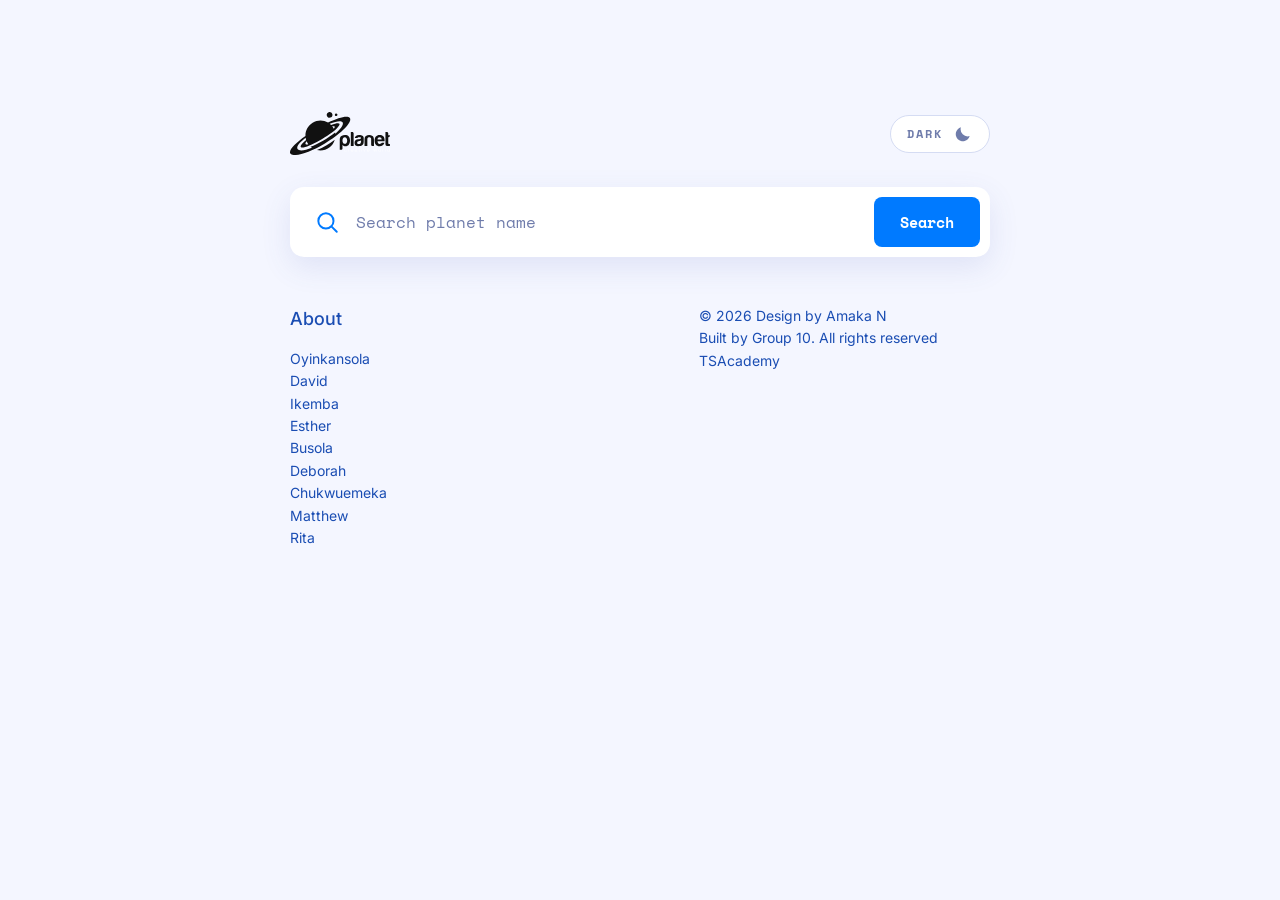
<file: index.html>
<!DOCTYPE html>
<html lang="en">
<head>
  <meta charset="UTF-8">
  <meta name="viewport" content="width=device-width, initial-scale=1">
  <meta name="description" content="Search the planets of our solar system and compare their key facts."/>
  <title> Planet | Group 10 Capstone </title>
  <link rel="preconnect" href="https://fonts.googleapis.com" />
  <link rel="preconnect" href="https://fonts.gstatic.com" crossorigin />
  <link href="https://fonts.googleapis.com/css2?family=Inter:wght@400;500;600&family=Space+Mono:wght@400;700&display=swap" rel="stylesheet" />
  <link rel="stylesheet" href="capstone1.css">
</head>

<body>
  <main class="main_content">
    
    <!-- ===== HEADER: logo + theme button ===== -->
    <header class="header">
      <h1 class="logo">
        <svg class="logo_icon" viewBox="0 0 121 52.08" xmlns="http://www.w3.org/2000/svg" aria-hidden="true">
          <path fill="currentColor" d="M63.5 44.1C63.5 44.6 63.4 45 63 45.3C62.7 45.6 62.3 45.8 61.8 45.8H60.2V33.7C60.2 31.4 60.8 29.8 62.2 29C63.5 28.2 65 27.8 66.6 27.8C67.4 27.8 68.2 27.9 69.1 28.2C69.9 28.5 70.6 29 71.1 29.6C72.1 30.9 72.6 32.5 72.6 34.5C72.6 36.5 72.1 38.3 71.1 39.6C70.1 40.8 68.8 41.4 67.3 41.4C66.5 41.4 65.7 41.3 65.1 41C64.4 40.7 63.9 40.1 63.5 39.5V44.1L63.5 44.1ZM69.2 34.7C69.2 33.4 68.9 32.4 68.4 31.7C67.9 31 67.2 30.7 66.3 30.7C65.4 30.7 64.7 31 64.2 31.7C63.8 32.3 63.5 33.3 63.5 34.7C63.5 35.9 63.8 36.9 64.3 37.5C64.8 38.2 65.5 38.5 66.4 38.5C67.2 38.5 67.9 38.2 68.4 37.5C68.9 36.8 69.2 35.8 69.2 34.7ZM73.6 24.2H75.3C75.8 24.2 76.2 24.4 76.5 24.7C76.9 25 77 25.4 77 25.8V41.2H73.6V24.2L73.6 24.2ZM86.8 40.6C86.1 41 85.3 41.2 84.6 41.3C83.8 41.4 83.1 41.4 82.5 41.4C81.3 41.4 80.3 41.1 79.4 40.5C78.5 39.8 78.1 38.8 78.1 37.3C78.1 35.9 78.5 34.9 79.3 34.3C80.1 33.7 81.1 33.3 82.4 33.1C82.5 33.1 82.7 33.1 83 33.1C83.2 33 83.5 33 83.7 32.9C85.2 32.7 85.9 32.3 85.9 31.6C85.9 31.2 85.7 30.8 85.2 30.7C84.6 30.5 84.2 30.5 83.7 30.5C83.3 30.5 82.9 30.5 82.5 30.7C82.1 30.8 81.9 31 81.7 31.4H78.4C78.5 30.4 79 29.5 79.8 28.9C80.7 28.1 82 27.7 83.6 27.7C85.4 27.7 86.8 28.1 87.7 28.7C88.7 29.3 89.2 30.3 89.2 31.5V35.9C89.2 37.3 88.9 38.3 88.5 39C88 39.8 87.4 40.3 86.8 40.6H86.8ZM86 34.6C85.5 34.8 84.9 35 84 35.2L82.9 35.5C82.3 35.6 81.9 35.8 81.6 36.1C81.4 36.5 81.3 36.8 81.3 37.2C81.3 37.7 81.4 38.1 81.7 38.4C82 38.6 82.4 38.8 83 38.8C83.9 38.8 84.7 38.5 85.2 38C85.7 37.4 86 36.7 86 35.8V34.6L86 34.6ZM101.6 41.2H99.9C99.4 41.2 99 41 98.7 40.7C98.4 40.4 98.2 40 98.2 39.5V32.8C98.2 32 98 31.4 97.5 31.1C97 30.7 96.5 30.5 95.9 30.5C95.3 30.5 94.8 30.7 94.3 31.1C93.9 31.4 93.6 32 93.6 32.8V41.2H90.2V33.5C90.2 31.2 90.8 29.7 91.9 29C93.1 28.2 94.4 27.8 95.8 27.7C97.3 27.7 98.6 28.1 99.8 28.9C101 29.6 101.6 31.2 101.6 33.5V41.2V41.2ZM111.8 37.1H114.3C113.9 38.5 113.2 39.6 112.2 40.3C111.2 41 109.9 41.4 108.4 41.4C106.5 41.4 105 40.8 104 39.6C102.9 38.4 102.4 36.7 102.4 34.5C102.4 32.3 102.9 30.8 103.9 29.6C105 28.4 106.4 27.7 108.3 27.7C110.3 27.7 111.8 28.3 112.9 29.5C114 30.7 114.5 32.4 114.5 34.6V35.2C114.5 35.3 114.5 35.4 114.4 35.5H105.9C105.9 36.5 106.2 37.3 106.6 37.8C107.1 38.3 107.7 38.6 108.6 38.6C109.1 38.6 109.6 38.5 110 38.2C110.1 38.2 110.2 38.1 110.3 38C110.3 38 110.4 37.9 110.5 37.8C110.6 37.7 110.7 37.5 110.9 37.4C111.1 37.2 111.4 37.1 111.8 37.1V37.1ZM105.9 33.3H110.9C110.9 32.4 110.6 31.7 110.2 31.3C109.8 30.8 109.2 30.6 108.4 30.6C107.7 30.6 107.1 30.8 106.6 31.3C106.2 31.8 105.9 32.4 105.9 33.3H105.9ZM120.9 41.2C119.8 41.2 118.6 41.2 117.4 41.1C116.1 41 115.5 40.2 115.5 38.7V24.2H117.2C117.7 24.2 118 24.4 118.4 24.7C118.7 25 118.9 25.4 118.9 25.9V28.1H120.9V28.8C120.9 29.3 120.7 29.7 120.4 30C120.1 30.3 119.7 30.5 119.2 30.5H118.9V37.8C118.9 38.3 119.2 38.6 119.8 38.6H120.9V41.2H120.9ZM48.9 6.8C50.8 6.2 51.8 4.3 51.2 2.4C50.6 .6 48.7-.4 46.8 .2C45 .7 44 2.7 44.6 4.5C45.1 6.4 47.1 7.4 48.9 6.8ZM56.3 4.9C57.2 4.6 57.6 3.7 57.4 2.9C57.1 2 56.2 1.6 55.4 1.8C54.5 2.1 54.1 3 54.3 3.8C54.6 4.7 55.5 5.1 56.3 4.9ZM54.2 33.5C47.6 38.3 40.3 42.7 32.6 46.1C42.1 48.3 51.5 42.8 54.2 33.5ZM72.5 7.4C70.1 3.6 59.4 6.4 46 12.8C40.4 9.5 33.3 9.4 27.4 13C21.6 16.5 18.5 22.7 18.7 29C5.9 38-2 46.3 .4 50.2C3.6 55.3 22.6 49.7 42.2 38C61.7 26.3 75.6 12.5 72.5 7.4H72.5ZM22.1 39.1C20.4 39.5 19.2 39.4 18.8 38.7C18.4 38.1 18.9 37 20.1 35.5C20.7 36.9 21.3 38 22.1 39.1ZM54.8 26.5C54.8 25.9 54.7 25.3 54.6 24.8C46.9 31.2 33.4 38.9 24.9 42.2C25.4 42.6 26 43 26.6 43.4C17.8 46.8 10.9 47.6 9.1 44.8C7.4 42 11.6 37 18.9 31.3C19 32.2 19.2 33 19.5 33.9C14.8 37.8 12.2 40.9 13 42.3C15.8 46.7 48 29.1 57.1 19.3C59.3 16.9 60.4 15.2 59.8 14.3C59 13 55.2 13.7 49.8 15.8C49.2 15.2 48.7 14.7 48.1 14.2C55.9 11 62 9.9 63.6 12.5C65.3 15.2 61.6 20.6 54.8 26.4L54.8 26.5ZM51 17.2C52.6 17 53.6 17.1 54 17.7C54.3 18.3 54 19.2 53 20.4C52.5 19.3 51.8 18.2 51 17.2Z"/>
          <path fill="#fff" d="M67.93 44.92C67.78 44.78 67.56 44.7 67.29 44.7C67.09 44.7 66.92 44.74 66.78 44.83C66.63 44.91 66.5 45.02 66.41 45.15C66.31 45.29 66.23 45.44 66.18 45.62C66.13 45.79 66.11 45.96 66.11 46.14C66.11 46.32 66.13 46.5 66.18 46.67C66.23 46.84 66.31 46.99 66.41 47.13C66.5 47.26 66.63 47.37 66.78 47.45C66.92 47.54 67.1 47.58 67.29 47.58C67.42 47.58 67.54 47.55 67.65 47.5C67.76 47.46 67.86 47.39 67.95 47.31C68.04 47.22 68.11 47.12 68.17 47C68.22 46.89 68.26 46.76 68.27 46.62H68.68C68.62 47.03 68.47 47.34 68.23 47.57C67.99 47.8 67.67 47.91 67.29 47.91C67.03 47.91 66.81 47.87 66.61 47.77C66.41 47.68 66.24 47.55 66.11 47.39C65.97 47.23 65.87 47.04 65.8 46.83C65.73 46.61 65.7 46.38 65.7 46.14C65.7 45.89 65.73 45.67 65.8 45.45C65.87 45.23 65.97 45.05 66.11 44.88C66.24 44.72 66.41 44.6 66.61 44.5C66.81 44.4 67.03 44.36 67.29 44.36C67.65 44.36 67.96 44.45 68.21 44.64C68.46 44.83 68.61 45.12 68.65 45.51H68.24C68.19 45.26 68.08 45.06 67.93 44.92L67.93 44.92ZM70.94 44.46V45.25H70.95C71.06 44.97 71.22 44.76 71.44 44.61C71.66 44.47 71.92 44.4 72.22 44.41V44.82C72.04 44.81 71.87 44.84 71.71 44.9C71.56 44.96 71.43 45.04 71.32 45.15C71.21 45.26 71.12 45.39 71.06 45.54C71 45.69 70.97 45.85 70.97 46.03V47.83H70.56V44.46H70.94L70.94 44.46ZM74.11 46.71C74.15 46.87 74.22 47.01 74.31 47.14C74.4 47.26 74.51 47.37 74.66 47.45C74.79 47.53 74.96 47.58 75.16 47.58C75.46 47.58 75.69 47.5 75.86 47.34C76.03 47.18 76.15 46.97 76.22 46.71H76.63C76.54 47.1 76.38 47.39 76.15 47.6C75.91 47.81 75.58 47.91 75.16 47.91C74.89 47.91 74.66 47.87 74.47 47.77C74.27 47.68 74.12 47.55 74 47.39C73.87 47.23 73.78 47.04 73.72 46.82C73.67 46.6 73.64 46.38 73.64 46.14C73.64 45.92 73.67 45.7 73.72 45.49C73.78 45.27 73.87 45.08 74 44.92C74.12 44.75 74.27 44.61 74.47 44.51C74.66 44.41 74.89 44.36 75.16 44.36C75.42 44.36 75.66 44.41 75.85 44.52C76.04 44.63 76.2 44.77 76.31 44.95C76.43 45.13 76.52 45.33 76.57 45.55C76.63 45.78 76.65 46.02 76.64 46.25H74.05C74.05 46.4 74.07 46.55 74.11 46.71H74.11ZM76.15 45.45C76.1 45.31 76.03 45.18 75.94 45.07C75.84 44.96 75.73 44.88 75.6 44.81C75.47 44.74 75.32 44.71 75.16 44.71C74.99 44.71 74.84 44.74 74.71 44.81C74.58 44.88 74.47 44.97 74.38 45.07C74.28 45.19 74.21 45.31 74.16 45.46C74.1 45.61 74.07 45.75 74.05 45.91H76.23C76.23 45.75 76.2 45.6 76.15 45.45H76.15ZM78.58 44.98C78.65 44.84 78.75 44.72 78.87 44.63C78.98 44.54 79.13 44.47 79.29 44.43C79.45 44.38 79.63 44.36 79.82 44.36C79.97 44.36 80.12 44.38 80.27 44.4C80.42 44.43 80.55 44.48 80.67 44.56C80.78 44.64 80.88 44.75 80.95 44.89C81.03 45.03 81.06 45.22 81.06 45.44V47.23C81.06 47.4 81.14 47.48 81.31 47.48C81.36 47.48 81.4 47.47 81.44 47.45V47.8C81.39 47.81 81.35 47.81 81.31 47.82C81.27 47.82 81.23 47.83 81.17 47.83C81.07 47.83 80.98 47.81 80.92 47.78C80.86 47.75 80.81 47.72 80.77 47.66C80.74 47.61 80.71 47.55 80.7 47.48C80.69 47.4 80.69 47.33 80.69 47.24H80.67C80.6 47.35 80.53 47.44 80.45 47.53C80.37 47.61 80.29 47.68 80.19 47.74C80.1 47.8 79.99 47.84 79.87 47.87C79.75 47.9 79.61 47.92 79.45 47.92C79.28 47.92 79.14 47.9 79 47.86C78.87 47.83 78.75 47.77 78.65 47.68C78.54 47.6 78.46 47.5 78.4 47.38C78.34 47.26 78.32 47.11 78.32 46.94C78.32 46.7 78.37 46.52 78.47 46.39C78.58 46.25 78.72 46.15 78.89 46.08C79.06 46.01 79.25 45.96 79.47 45.94C79.68 45.91 79.9 45.88 80.12 45.85C80.21 45.84 80.29 45.83 80.35 45.82C80.42 45.81 80.47 45.78 80.51 45.75C80.56 45.72 80.59 45.68 80.62 45.62C80.64 45.56 80.65 45.49 80.65 45.4C80.65 45.26 80.63 45.14 80.58 45.05C80.54 44.97 80.47 44.89 80.39 44.84C80.31 44.79 80.22 44.76 80.11 44.74C80.01 44.72 79.89 44.71 79.77 44.71C79.51 44.71 79.3 44.77 79.13 44.89C78.97 45.02 78.88 45.22 78.87 45.49H78.46C78.47 45.29 78.51 45.13 78.58 44.98L78.58 44.98ZM80.64 45.98C80.61 46.03 80.56 46.07 80.49 46.09C80.42 46.11 80.35 46.12 80.29 46.13C80.12 46.17 79.94 46.19 79.75 46.22C79.57 46.24 79.4 46.28 79.25 46.32C79.09 46.37 78.97 46.44 78.87 46.53C78.77 46.62 78.72 46.75 78.72 46.91C78.72 47.01 78.74 47.11 78.79 47.19C78.83 47.27 78.88 47.34 78.95 47.4C79.02 47.45 79.1 47.5 79.2 47.53C79.29 47.56 79.38 47.58 79.48 47.58C79.64 47.58 79.78 47.55 79.93 47.5C80.07 47.45 80.2 47.39 80.3 47.29C80.41 47.2 80.5 47.09 80.56 46.96C80.62 46.83 80.65 46.68 80.65 46.52V45.98H80.64L80.64 45.98ZM84.53 44.46V44.8H83.85V47.07C83.85 47.21 83.87 47.31 83.9 47.39C83.94 47.47 84.03 47.51 84.18 47.52C84.3 47.52 84.41 47.51 84.53 47.5V47.85C84.47 47.85 84.41 47.85 84.35 47.85C84.29 47.86 84.23 47.86 84.17 47.86C83.89 47.86 83.7 47.81 83.59 47.7C83.48 47.59 83.43 47.4 83.43 47.11V44.8H82.85V44.46H83.43V43.45H83.85V44.46H84.53V44.46ZM86.85 43.16V43.82H86.44V43.16H86.85ZM86.85 44.46V47.82H86.44V44.46H86.85ZM89.02 44.46L90.08 47.41H90.09L91.14 44.46H91.56L90.3 47.82H89.86L88.56 44.46H89.02ZM93.57 46.71C93.62 46.87 93.68 47.01 93.77 47.14C93.87 47.26 93.98 47.37 94.12 47.45C94.26 47.53 94.43 47.58 94.62 47.58C94.92 47.58 95.16 47.5 95.33 47.34C95.5 47.18 95.61 46.97 95.68 46.71H96.09C96 47.1 95.84 47.39 95.61 47.6C95.38 47.81 95.05 47.91 94.62 47.91C94.36 47.91 94.12 47.87 93.93 47.77C93.74 47.68 93.58 47.55 93.46 47.39C93.34 47.23 93.25 47.04 93.19 46.82C93.13 46.6 93.1 46.38 93.1 46.14C93.1 45.92 93.13 45.7 93.19 45.49C93.24 45.27 93.33 45.08 93.46 44.92C93.58 44.75 93.74 44.61 93.93 44.51C94.12 44.41 94.35 44.36 94.62 44.36C94.89 44.36 95.12 44.41 95.31 44.52C95.5 44.63 95.66 44.77 95.78 44.95C95.9 45.13 95.98 45.33 96.03 45.55C96.08 45.78 96.11 46.02 96.1 46.25H93.51C93.51 46.4 93.53 46.55 93.57 46.71H93.57ZM95.61 45.45C95.56 45.31 95.49 45.18 95.4 45.07C95.31 44.96 95.2 44.88 95.07 44.81C94.94 44.74 94.79 44.71 94.62 44.71C94.46 44.71 94.3 44.74 94.17 44.81C94.04 44.88 93.93 44.97 93.84 45.07C93.75 45.19 93.68 45.31 93.62 45.46C93.57 45.61 93.53 45.75 93.52 45.91H95.7C95.69 45.75 95.67 45.6 95.61 45.45H95.61ZM101.18 44.46L102.04 47.34H102.06L102.88 44.46H103.34L104.16 47.34H104.17L105.04 44.46H105.47L104.39 47.82H103.94L103.11 44.99H103.09L102.27 47.82H101.82L100.74 44.46H101.17H101.18ZM109.33 44.5C109.53 44.6 109.7 44.72 109.83 44.89C109.97 45.05 110.07 45.24 110.14 45.45C110.21 45.67 110.25 45.9 110.25 46.14C110.25 46.39 110.21 46.61 110.14 46.83C110.07 47.05 109.97 47.23 109.83 47.4C109.7 47.56 109.53 47.68 109.33 47.78C109.13 47.87 108.91 47.92 108.65 47.92C108.39 47.92 108.17 47.87 107.97 47.78C107.77 47.68 107.61 47.56 107.47 47.4C107.33 47.24 107.23 47.05 107.16 46.83C107.09 46.61 107.06 46.39 107.06 46.14C107.06 45.9 107.09 45.67 107.16 45.45C107.23 45.24 107.33 45.05 107.47 44.89C107.6 44.73 107.77 44.6 107.97 44.5C108.17 44.41 108.39 44.36 108.65 44.36C108.91 44.36 109.14 44.41 109.33 44.5ZM108.13 44.83C107.99 44.91 107.86 45.02 107.77 45.16C107.67 45.29 107.59 45.45 107.55 45.62C107.49 45.79 107.47 45.96 107.47 46.14C107.47 46.32 107.49 46.5 107.55 46.67C107.6 46.84 107.67 47 107.77 47.13C107.86 47.27 107.99 47.37 108.13 47.46C108.28 47.54 108.45 47.58 108.65 47.58C108.84 47.58 109.02 47.54 109.17 47.46C109.31 47.37 109.44 47.26 109.53 47.13C109.63 47 109.71 46.84 109.75 46.67C109.81 46.5 109.83 46.32 109.83 46.14C109.83 45.96 109.81 45.79 109.75 45.62C109.7 45.45 109.63 45.29 109.53 45.16C109.44 45.02 109.31 44.91 109.17 44.83C109.02 44.75 108.84 44.71 108.65 44.71C108.45 44.71 108.28 44.75 108.13 44.83ZM112.54 44.46V45.25H112.55C112.66 44.97 112.82 44.76 113.04 44.61C113.26 44.47 113.52 44.4 113.82 44.41V44.82C113.64 44.81 113.47 44.84 113.31 44.9C113.16 44.96 113.03 45.04 112.92 45.15C112.81 45.26 112.72 45.39 112.66 45.54C112.6 45.69 112.57 45.85 112.57 46.03V47.83H112.16V44.46H112.53L112.54 44.46ZM115.94 43.16V47.82H115.53V43.16H115.94ZM120.62 47.83V47.18H120.61C120.57 47.29 120.5 47.39 120.42 47.49C120.33 47.58 120.24 47.66 120.13 47.72C120.02 47.78 119.9 47.83 119.78 47.87C119.65 47.9 119.53 47.92 119.41 47.92C119.15 47.92 118.93 47.87 118.74 47.78C118.55 47.68 118.39 47.56 118.27 47.39C118.14 47.23 118.05 47.04 117.98 46.82C117.92 46.61 117.89 46.38 117.89 46.14C117.89 45.9 117.92 45.68 117.98 45.46C118.05 45.24 118.14 45.05 118.27 44.89C118.39 44.73 118.55 44.6 118.74 44.5C118.93 44.41 119.15 44.36 119.41 44.36C119.53 44.36 119.66 44.38 119.78 44.41C119.9 44.44 120.01 44.48 120.11 44.55C120.22 44.61 120.31 44.69 120.39 44.78C120.47 44.87 120.53 44.98 120.58 45.1H120.59V43.17H121V47.83H120.62V47.83ZM118.37 46.66C118.41 46.83 118.47 46.99 118.56 47.12C118.65 47.26 118.77 47.37 118.9 47.45C119.04 47.54 119.21 47.58 119.41 47.58C119.62 47.58 119.81 47.54 119.96 47.45C120.11 47.37 120.23 47.26 120.32 47.12C120.42 46.99 120.48 46.83 120.53 46.66C120.57 46.49 120.58 46.32 120.58 46.14C120.58 45.97 120.57 45.79 120.53 45.62C120.48 45.45 120.42 45.3 120.32 45.16C120.23 45.03 120.11 44.92 119.96 44.83C119.81 44.75 119.62 44.71 119.41 44.71C119.21 44.71 119.04 44.75 118.9 44.83C118.77 44.92 118.65 45.03 118.56 45.16C118.47 45.3 118.41 45.45 118.37 45.62C118.32 45.79 118.3 45.97 118.3 46.14C118.3 46.32 118.32 46.49 118.37 46.66Z"/>
        </svg>
        <span class="screenreader-only"> Planet </span>
      </h1>
    
      <button class="theme_toggle" id="theme-toggle" type="button" aria-label="Switch to dark theme">
        <span class="theme_toggle_label"> Dark </span>
        <svg class="moon_icon" viewBox="0 0 24 24" width="20" height="20" aria-hidden="true">
          <path d="M20 14.5A8.5 8.5 0 0 1 9.5 4 8.5 8.5 0 1 0 20 14.5z" fill="currentColor"/> 
        </svg>
        
        <svg class="sun_icon" viewBox="0 0 24 24" width="20" height="20" aria-hidden="true">
         <circle cx="12" cy="12" r="4" fill="currentColor" />
         <path d="M12 2v3M12 19v3M2 12h3M19 12h3M4.9 4.9l2.1 2.1M17 17l2.1 2.1M19.1 4.9 17 7M7 17l-2.1 2.1" stroke="currentColor" stroke-width="2" stroke-linecap="round"/>
        </svg>
        
      </button>
    </header>  
 
 
 <!-- ===== SEARCH ===== -->     
      <form class="search" id="search-form" role="search">
        <svg class="search_icon" viewBox="0 0 24 24" aria-hidden="true">
         <circle cx="11" cy="11" r="7" fill="none" stroke="currentColor" stroke-width="1.8" />
         <path d="M16.5 16.5 21 21" stroke="currentColor" stroke-width="1.8" stroke-linecap="round" />
        </svg>
        
        <label class="screenreader-only" for="search-input"> Search planet name </label>
        <input class="search_input" id="search-input" name="planet" type="search" placeholder="Search planet name" autocomplete="off" autocapitalize="off" spellcheck="false" />
        
        <span class="search_error" id="search-error" hidden> No results </span>
        
        <button class="btn" type="submit"> Search </button>
    </form>

    <!-- PLANET CARD (Found) -->
    <article class="card" id="planet-card" aria-labelledby="planet-name" hidden>
     <figure class="card_image_wrap">
       <img class="card_image" id="planet-image" width="112" height="112" alt="" />
       <figcaption class="screenreader-only" id="planet-caption"></figcaption>
    </figure>
      
      <h2 class="card_title" id="planet-name"></h2>
      <p class="card_type" id="planet-type"></p>
      <p class="card_description" id="planet-description"></p>

      <dl class="statistics">
        <div class="statistics_item">
          <dt> Gravity </dt>
          <dd id="planet-gravity"></dd> 
        </div>
        <div class="statistics_item">
          <dt> Mass </dt>
          <dd id="planet-mass"></dd>
        </div>
        <div class="statistics_item">
          <dt> Period </dt>
          <dd id="planet-period"></dd>
        </div>
      </dl>

      <ul class="meta_data">
        <li>
          <svg viewBox="0 0 24 24" aria-hidden="true">
           <path d="M10 4a2.5 2.5 0 0 0-2.5 2.5v6.6a4.5 4.5 0 1 0 5 0V6.5A2.5 2.5 0 0 0 10 4z" fill="none" stroke="currentColor" stroke-width="2" />
           <circle cx="10" cy="16.5" r="2" fill="currentColor" />
           <circle cx="18" cy="5" r="2" fill="none" stroke="currentColor" stroke-width="1.6" />
          </svg>
          <span class="screenreader-only"> Temperature: </span>
          <span id="planet-temperature"></span>
        </li>

        <li>
          <svg viewBox="0 0 24 24" aria-hidden="true">
           <path d="M20 14.5A8.5 8.5 0 0 1 9.5 4 8.5 8.5 0 1 0 20 14.5z" fill="currentColor" /> 
          </svg>
          <span id="planet-moons"></span>
          <span class="screenreader-only"> Moons: </span>
        </li>

        <li>
          <svg viewBox="0 0 24 24" aria-hidden="true">
           <circle cx="12" cy="12" r="10" fill="currentColor" />
          </svg>
          <span class="screenreader-only"> Diameter: </span>
          <span id="planet-diameter"></span>
        </li>

        <li>
          <svg viewBox="0 0 24 24" aria-hidden="true">
           <circle cx="12" cy="12" r="3.2" fill="none" stroke="currentColor" stroke-width="2" />
           <path d="M12 2.5v3M12 18.5v3M2.5 12h3M18.5 12h3M5.3 5.3l2.1 2.1M16.6 16.6l2.1 2.1M18.7 5.3l-2.1 2.1M7.4 16.6l-2.1 2.1" stroke="currentColor" stroke-width="2" stroke-linecap="round" />
          </svg>
          <span id="planet-distance"></span>
          <span class="screenreader-only"> Distance from the sun: </span>
        </li>
      </ul>
    </article>

    <!-- No results card -->
    <article class="card card_empty" id="not-found-card" hidden>
      <h2 class="empty_title" id="empty-title"> No results found! </h2>
      <p class="empty_text" id="empty-text">
        We couldn't find any planet matching your search. Please double-check the name and try again.
      </p>
    </article>

    <!-- Intro + table (hidden when there are no results) -->
    <section class="intro_section" id="facts" aria-labelledby="facts-title" hidden>
      <h2 id="facts-title"> Planetary Facts at a Glance </h2>
      <p> Below is a comparative table of major planets in our solar system. The data highlights
        key physical properties used by astronomers and researchers worldwide. </p>
        
   <div class="table_wrap">
    <table class="planet_table">
      <caption> Data about the planets of our solar system (Planetary facts taken from NASA) </caption>
       <colgroup>
        <col class="col_group" span="2">
        <col class="col_name">
        <col class="col_mass">
        <col class="col_diameter">
      </colgroup>
          <thead>
           <tr>
             <th colspan="2" scope="col"><span class="screenreader-only"> Planet group </span></th>
            <th scope="col"> Name </th>
            <th scope="col" class="col_mass">Mass (10<sup>24</sup> kg)</th>
            <th scope="col"> Diameter (km) </th>
           </tr>
          </thead>
          
          <tbody>
          <tr data-planet="Mercury">
           <th class="group" scope="row" rowspan="4" colspan="2">Terrestrial Planets</th>
            <td>Mercury</td>
            <td class="col_mass" data-field="mass">–</td>
            <td data-field="diameter">–</td>
          </tr>
          <tr data-planet="Venus">
           <td>Venus</td>
           <td class="col_mass" data-field="mass">–</td>
           <td data-field="diameter">–</td>
          </tr>
          <tr data-planet="Earth">
           <td>Earth</td>
           <td class="col_mass" data-field="mass">–</td>
           <td data-field="diameter">–</td>
          </tr>
         <tr data-planet="Mars">
          <td>Mars</td>
          <td class="col_mass" data-field="mass">–</td>
          <td data-field="diameter">–</td>
         </tr>
  
        <tr data-planet="Jupiter">
         <th class="group" scope="row" rowspan="4">Jovian Planets</th>
         <th class="group" scope="row" rowspan="2">Gas Giants</th>
          <td>Jupiter</td>
          <td class="col_mass" data-field="mass">–</td>
          <td data-field="diameter">–</td>
        </tr>
        <tr data-planet="Saturn">
         <td>Saturn</td>
         <td class="col_mass" data-field="mass">–</td>
         <td data-field="diameter">–</td>
        </tr>
        <tr data-planet="Uranus">
         <th class="group" scope="row" rowspan="2">Ice Giants</th>
         <td>Uranus</td>
         <td class="col_mass" data-field="mass">–</td>
         <td data-field="diameter">–</td>
        </tr>
        <tr data-planet="Neptune">
         <td>Neptune</td>
         <td class="col_mass" data-field="mass">–</td>
         <td data-field="diameter">–</td>
        </tr>
  
        <tr data-planet="Pluto">
         <th class="group" scope="row" colspan="2">Dwarf Planets</th>
         <td>Pluto</td>
         <td class="col_mass" data-field="mass">–</td>
         <td data-field="diameter">–</td>
        </tr>
      </tbody>

        </table>
      </div>
    </section>

    <!-- ===== FOOTER ===== -->
    <footer class="footer">
      <div class="footer_about">
        <h3> About </h3>
        <p><a href="https://github.com/oyin-ad" target="_blank" rel="noopener noreferrer"> Oyinkansola </a></p>
        <p><a href="https://github.com/davidhetech-bot" target="_blank" rel="noopener noreferrer"> David </a></p>
        <p><a href="https://github.com/Iyke62" target="_blank" rel="noopener noreferrer"> Ikemba </a></p>
        <p><a href="https://github.com/lightayomide1-cell" target="_blank" rel="noopener noreferrer"> Esther </a></p>
        <p><a href="https://github.com/bussydee" target="_blank" rel="noopener noreferrer"> Busola </a></p>
        <p><a href="https://github.com/QueenBee-prog" target="_blank" rel="noopener noreferrer"> Deborah </a></p>
        <p><a href="https://github.com/RichMambella" target="_blank" rel="noopener noreferrer"> Chukwuemeka </a></p>
        <p><a href="https://github.com/Matthewchi66" target="_blank" rel="noopener noreferrer"> Matthew </a></p>
        <p><a href="https://github.com/riri-comet" target="_blank" rel="noopener noreferrer"> Rita </a></p>
      </div>
 
      <div class="footer_credit">
          <p> &copy; 2026 Design by
          <a href="http://amakandukwu.com"target="_blank" rel="noopener noreferrer">Amaka N </a>
          </p>
          <p>Built by 
            <a href="https://github.com/oyin-ad/GROUP10-PROJECT" target="_blank" rel="noopener noreferrer"> Group 10. </a> All rights reserved
          </p>
        <a href="http://tsacademyonline.com" target="_blank" rel="noopener noreferrer"> TSAcademy </a> 
        </div>
    </footer>
 </main>
 
  <script src="capstone1.js" defer></script>
  
</body>
</html>
</file>
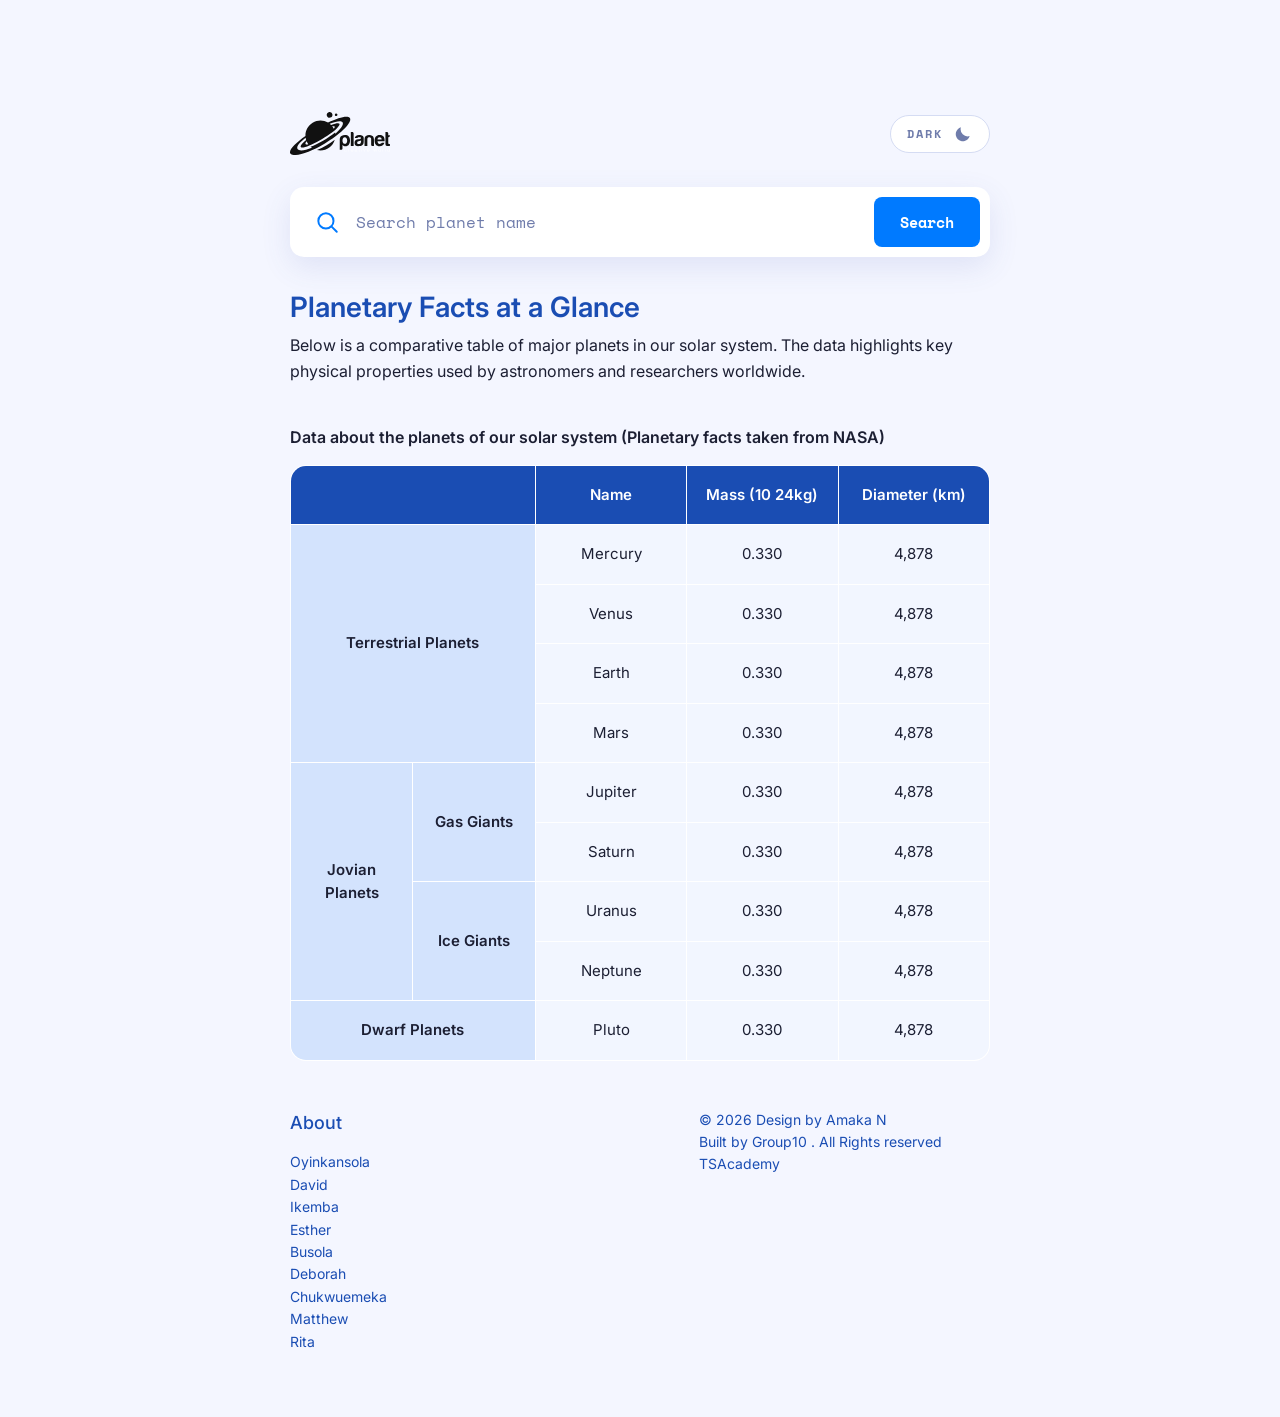
<file: capstone1.html>
<!DOCTYPE html>
<html lang="en">
<head>
  <meta charset="UTF-8">
  <meta name="viewport" content="width=device-width, initial-scale=1">
  <meta name="description" content="Search the planets of our solar system and compare their key facts."/>
  <title> CAPSTONE PROJECT </title>
  <link rel="preconnect" href="https://fonts.googleapis.com" />
  <link rel="preconnect" href="https://fonts.gstatic.com" crossorigin />
  <link href="https://fonts.googleapis.com/css2?family=Inter:wght@400;500;600&family=Space+Mono:wght@400;700&display=swap" rel="stylesheet" />
  <link rel="stylesheet" href="capstone1.css">
</head>

<body>
  <main class="main_content">
    
    <!-- ===== HEADER: logo + theme button ===== -->
    <header class="header">
      <h1 class="logo">
        <svg class="logo_icon" viewBox="0 0 121 52.08" xmlns="http://www.w3.org/2000/svg" aria-hidden="true">
          <path fill="currentColor" d="M63.5 44.1C63.5 44.6 63.4 45 63 45.3C62.7 45.6 62.3 45.8 61.8 45.8H60.2V33.7C60.2 31.4 60.8 29.8 62.2 29C63.5 28.2 65 27.8 66.6 27.8C67.4 27.8 68.2 27.9 69.1 28.2C69.9 28.5 70.6 29 71.1 29.6C72.1 30.9 72.6 32.5 72.6 34.5C72.6 36.5 72.1 38.3 71.1 39.6C70.1 40.8 68.8 41.4 67.3 41.4C66.5 41.4 65.7 41.3 65.1 41C64.4 40.7 63.9 40.1 63.5 39.5V44.1L63.5 44.1ZM69.2 34.7C69.2 33.4 68.9 32.4 68.4 31.7C67.9 31 67.2 30.7 66.3 30.7C65.4 30.7 64.7 31 64.2 31.7C63.8 32.3 63.5 33.3 63.5 34.7C63.5 35.9 63.8 36.9 64.3 37.5C64.8 38.2 65.5 38.5 66.4 38.5C67.2 38.5 67.9 38.2 68.4 37.5C68.9 36.8 69.2 35.8 69.2 34.7ZM73.6 24.2H75.3C75.8 24.2 76.2 24.4 76.5 24.7C76.9 25 77 25.4 77 25.8V41.2H73.6V24.2L73.6 24.2ZM86.8 40.6C86.1 41 85.3 41.2 84.6 41.3C83.8 41.4 83.1 41.4 82.5 41.4C81.3 41.4 80.3 41.1 79.4 40.5C78.5 39.8 78.1 38.8 78.1 37.3C78.1 35.9 78.5 34.9 79.3 34.3C80.1 33.7 81.1 33.3 82.4 33.1C82.5 33.1 82.7 33.1 83 33.1C83.2 33 83.5 33 83.7 32.9C85.2 32.7 85.9 32.3 85.9 31.6C85.9 31.2 85.7 30.8 85.2 30.7C84.6 30.5 84.2 30.5 83.7 30.5C83.3 30.5 82.9 30.5 82.5 30.7C82.1 30.8 81.9 31 81.7 31.4H78.4C78.5 30.4 79 29.5 79.8 28.9C80.7 28.1 82 27.7 83.6 27.7C85.4 27.7 86.8 28.1 87.7 28.7C88.7 29.3 89.2 30.3 89.2 31.5V35.9C89.2 37.3 88.9 38.3 88.5 39C88 39.8 87.4 40.3 86.8 40.6H86.8ZM86 34.6C85.5 34.8 84.9 35 84 35.2L82.9 35.5C82.3 35.6 81.9 35.8 81.6 36.1C81.4 36.5 81.3 36.8 81.3 37.2C81.3 37.7 81.4 38.1 81.7 38.4C82 38.6 82.4 38.8 83 38.8C83.9 38.8 84.7 38.5 85.2 38C85.7 37.4 86 36.7 86 35.8V34.6L86 34.6ZM101.6 41.2H99.9C99.4 41.2 99 41 98.7 40.7C98.4 40.4 98.2 40 98.2 39.5V32.8C98.2 32 98 31.4 97.5 31.1C97 30.7 96.5 30.5 95.9 30.5C95.3 30.5 94.8 30.7 94.3 31.1C93.9 31.4 93.6 32 93.6 32.8V41.2H90.2V33.5C90.2 31.2 90.8 29.7 91.9 29C93.1 28.2 94.4 27.8 95.8 27.7C97.3 27.7 98.6 28.1 99.8 28.9C101 29.6 101.6 31.2 101.6 33.5V41.2V41.2ZM111.8 37.1H114.3C113.9 38.5 113.2 39.6 112.2 40.3C111.2 41 109.9 41.4 108.4 41.4C106.5 41.4 105 40.8 104 39.6C102.9 38.4 102.4 36.7 102.4 34.5C102.4 32.3 102.9 30.8 103.9 29.6C105 28.4 106.4 27.7 108.3 27.7C110.3 27.7 111.8 28.3 112.9 29.5C114 30.7 114.5 32.4 114.5 34.6V35.2C114.5 35.3 114.5 35.4 114.4 35.5H105.9C105.9 36.5 106.2 37.3 106.6 37.8C107.1 38.3 107.7 38.6 108.6 38.6C109.1 38.6 109.6 38.5 110 38.2C110.1 38.2 110.2 38.1 110.3 38C110.3 38 110.4 37.9 110.5 37.8C110.6 37.7 110.7 37.5 110.9 37.4C111.1 37.2 111.4 37.1 111.8 37.1V37.1ZM105.9 33.3H110.9C110.9 32.4 110.6 31.7 110.2 31.3C109.8 30.8 109.2 30.6 108.4 30.6C107.7 30.6 107.1 30.8 106.6 31.3C106.2 31.8 105.9 32.4 105.9 33.3H105.9ZM120.9 41.2C119.8 41.2 118.6 41.2 117.4 41.1C116.1 41 115.5 40.2 115.5 38.7V24.2H117.2C117.7 24.2 118 24.4 118.4 24.7C118.7 25 118.9 25.4 118.9 25.9V28.1H120.9V28.8C120.9 29.3 120.7 29.7 120.4 30C120.1 30.3 119.7 30.5 119.2 30.5H118.9V37.8C118.9 38.3 119.2 38.6 119.8 38.6H120.9V41.2H120.9ZM48.9 6.8C50.8 6.2 51.8 4.3 51.2 2.4C50.6 .6 48.7-.4 46.8 .2C45 .7 44 2.7 44.6 4.5C45.1 6.4 47.1 7.4 48.9 6.8ZM56.3 4.9C57.2 4.6 57.6 3.7 57.4 2.9C57.1 2 56.2 1.6 55.4 1.8C54.5 2.1 54.1 3 54.3 3.8C54.6 4.7 55.5 5.1 56.3 4.9ZM54.2 33.5C47.6 38.3 40.3 42.7 32.6 46.1C42.1 48.3 51.5 42.8 54.2 33.5ZM72.5 7.4C70.1 3.6 59.4 6.4 46 12.8C40.4 9.5 33.3 9.4 27.4 13C21.6 16.5 18.5 22.7 18.7 29C5.9 38-2 46.3 .4 50.2C3.6 55.3 22.6 49.7 42.2 38C61.7 26.3 75.6 12.5 72.5 7.4H72.5ZM22.1 39.1C20.4 39.5 19.2 39.4 18.8 38.7C18.4 38.1 18.9 37 20.1 35.5C20.7 36.9 21.3 38 22.1 39.1ZM54.8 26.5C54.8 25.9 54.7 25.3 54.6 24.8C46.9 31.2 33.4 38.9 24.9 42.2C25.4 42.6 26 43 26.6 43.4C17.8 46.8 10.9 47.6 9.1 44.8C7.4 42 11.6 37 18.9 31.3C19 32.2 19.2 33 19.5 33.9C14.8 37.8 12.2 40.9 13 42.3C15.8 46.7 48 29.1 57.1 19.3C59.3 16.9 60.4 15.2 59.8 14.3C59 13 55.2 13.7 49.8 15.8C49.2 15.2 48.7 14.7 48.1 14.2C55.9 11 62 9.9 63.6 12.5C65.3 15.2 61.6 20.6 54.8 26.4L54.8 26.5ZM51 17.2C52.6 17 53.6 17.1 54 17.7C54.3 18.3 54 19.2 53 20.4C52.5 19.3 51.8 18.2 51 17.2Z"/>
          <path fill="#fff" d="M67.93 44.92C67.78 44.78 67.56 44.7 67.29 44.7C67.09 44.7 66.92 44.74 66.78 44.83C66.63 44.91 66.5 45.02 66.41 45.15C66.31 45.29 66.23 45.44 66.18 45.62C66.13 45.79 66.11 45.96 66.11 46.14C66.11 46.32 66.13 46.5 66.18 46.67C66.23 46.84 66.31 46.99 66.41 47.13C66.5 47.26 66.63 47.37 66.78 47.45C66.92 47.54 67.1 47.58 67.29 47.58C67.42 47.58 67.54 47.55 67.65 47.5C67.76 47.46 67.86 47.39 67.95 47.31C68.04 47.22 68.11 47.12 68.17 47C68.22 46.89 68.26 46.76 68.27 46.62H68.68C68.62 47.03 68.47 47.34 68.23 47.57C67.99 47.8 67.67 47.91 67.29 47.91C67.03 47.91 66.81 47.87 66.61 47.77C66.41 47.68 66.24 47.55 66.11 47.39C65.97 47.23 65.87 47.04 65.8 46.83C65.73 46.61 65.7 46.38 65.7 46.14C65.7 45.89 65.73 45.67 65.8 45.45C65.87 45.23 65.97 45.05 66.11 44.88C66.24 44.72 66.41 44.6 66.61 44.5C66.81 44.4 67.03 44.36 67.29 44.36C67.65 44.36 67.96 44.45 68.21 44.64C68.46 44.83 68.61 45.12 68.65 45.51H68.24C68.19 45.26 68.08 45.06 67.93 44.92L67.93 44.92ZM70.94 44.46V45.25H70.95C71.06 44.97 71.22 44.76 71.44 44.61C71.66 44.47 71.92 44.4 72.22 44.41V44.82C72.04 44.81 71.87 44.84 71.71 44.9C71.56 44.96 71.43 45.04 71.32 45.15C71.21 45.26 71.12 45.39 71.06 45.54C71 45.69 70.97 45.85 70.97 46.03V47.83H70.56V44.46H70.94L70.94 44.46ZM74.11 46.71C74.15 46.87 74.22 47.01 74.31 47.14C74.4 47.26 74.51 47.37 74.66 47.45C74.79 47.53 74.96 47.58 75.16 47.58C75.46 47.58 75.69 47.5 75.86 47.34C76.03 47.18 76.15 46.97 76.22 46.71H76.63C76.54 47.1 76.38 47.39 76.15 47.6C75.91 47.81 75.58 47.91 75.16 47.91C74.89 47.91 74.66 47.87 74.47 47.77C74.27 47.68 74.12 47.55 74 47.39C73.87 47.23 73.78 47.04 73.72 46.82C73.67 46.6 73.64 46.38 73.64 46.14C73.64 45.92 73.67 45.7 73.72 45.49C73.78 45.27 73.87 45.08 74 44.92C74.12 44.75 74.27 44.61 74.47 44.51C74.66 44.41 74.89 44.36 75.16 44.36C75.42 44.36 75.66 44.41 75.85 44.52C76.04 44.63 76.2 44.77 76.31 44.95C76.43 45.13 76.52 45.33 76.57 45.55C76.63 45.78 76.65 46.02 76.64 46.25H74.05C74.05 46.4 74.07 46.55 74.11 46.71H74.11ZM76.15 45.45C76.1 45.31 76.03 45.18 75.94 45.07C75.84 44.96 75.73 44.88 75.6 44.81C75.47 44.74 75.32 44.71 75.16 44.71C74.99 44.71 74.84 44.74 74.71 44.81C74.58 44.88 74.47 44.97 74.38 45.07C74.28 45.19 74.21 45.31 74.16 45.46C74.1 45.61 74.07 45.75 74.05 45.91H76.23C76.23 45.75 76.2 45.6 76.15 45.45H76.15ZM78.58 44.98C78.65 44.84 78.75 44.72 78.87 44.63C78.98 44.54 79.13 44.47 79.29 44.43C79.45 44.38 79.63 44.36 79.82 44.36C79.97 44.36 80.12 44.38 80.27 44.4C80.42 44.43 80.55 44.48 80.67 44.56C80.78 44.64 80.88 44.75 80.95 44.89C81.03 45.03 81.06 45.22 81.06 45.44V47.23C81.06 47.4 81.14 47.48 81.31 47.48C81.36 47.48 81.4 47.47 81.44 47.45V47.8C81.39 47.81 81.35 47.81 81.31 47.82C81.27 47.82 81.23 47.83 81.17 47.83C81.07 47.83 80.98 47.81 80.92 47.78C80.86 47.75 80.81 47.72 80.77 47.66C80.74 47.61 80.71 47.55 80.7 47.48C80.69 47.4 80.69 47.33 80.69 47.24H80.67C80.6 47.35 80.53 47.44 80.45 47.53C80.37 47.61 80.29 47.68 80.19 47.74C80.1 47.8 79.99 47.84 79.87 47.87C79.75 47.9 79.61 47.92 79.45 47.92C79.28 47.92 79.14 47.9 79 47.86C78.87 47.83 78.75 47.77 78.65 47.68C78.54 47.6 78.46 47.5 78.4 47.38C78.34 47.26 78.32 47.11 78.32 46.94C78.32 46.7 78.37 46.52 78.47 46.39C78.58 46.25 78.72 46.15 78.89 46.08C79.06 46.01 79.25 45.96 79.47 45.94C79.68 45.91 79.9 45.88 80.12 45.85C80.21 45.84 80.29 45.83 80.35 45.82C80.42 45.81 80.47 45.78 80.51 45.75C80.56 45.72 80.59 45.68 80.62 45.62C80.64 45.56 80.65 45.49 80.65 45.4C80.65 45.26 80.63 45.14 80.58 45.05C80.54 44.97 80.47 44.89 80.39 44.84C80.31 44.79 80.22 44.76 80.11 44.74C80.01 44.72 79.89 44.71 79.77 44.71C79.51 44.71 79.3 44.77 79.13 44.89C78.97 45.02 78.88 45.22 78.87 45.49H78.46C78.47 45.29 78.51 45.13 78.58 44.98L78.58 44.98ZM80.64 45.98C80.61 46.03 80.56 46.07 80.49 46.09C80.42 46.11 80.35 46.12 80.29 46.13C80.12 46.17 79.94 46.19 79.75 46.22C79.57 46.24 79.4 46.28 79.25 46.32C79.09 46.37 78.97 46.44 78.87 46.53C78.77 46.62 78.72 46.75 78.72 46.91C78.72 47.01 78.74 47.11 78.79 47.19C78.83 47.27 78.88 47.34 78.95 47.4C79.02 47.45 79.1 47.5 79.2 47.53C79.29 47.56 79.38 47.58 79.48 47.58C79.64 47.58 79.78 47.55 79.93 47.5C80.07 47.45 80.2 47.39 80.3 47.29C80.41 47.2 80.5 47.09 80.56 46.96C80.62 46.83 80.65 46.68 80.65 46.52V45.98H80.64L80.64 45.98ZM84.53 44.46V44.8H83.85V47.07C83.85 47.21 83.87 47.31 83.9 47.39C83.94 47.47 84.03 47.51 84.18 47.52C84.3 47.52 84.41 47.51 84.53 47.5V47.85C84.47 47.85 84.41 47.85 84.35 47.85C84.29 47.86 84.23 47.86 84.17 47.86C83.89 47.86 83.7 47.81 83.59 47.7C83.48 47.59 83.43 47.4 83.43 47.11V44.8H82.85V44.46H83.43V43.45H83.85V44.46H84.53V44.46ZM86.85 43.16V43.82H86.44V43.16H86.85ZM86.85 44.46V47.82H86.44V44.46H86.85ZM89.02 44.46L90.08 47.41H90.09L91.14 44.46H91.56L90.3 47.82H89.86L88.56 44.46H89.02ZM93.57 46.71C93.62 46.87 93.68 47.01 93.77 47.14C93.87 47.26 93.98 47.37 94.12 47.45C94.26 47.53 94.43 47.58 94.62 47.58C94.92 47.58 95.16 47.5 95.33 47.34C95.5 47.18 95.61 46.97 95.68 46.71H96.09C96 47.1 95.84 47.39 95.61 47.6C95.38 47.81 95.05 47.91 94.62 47.91C94.36 47.91 94.12 47.87 93.93 47.77C93.74 47.68 93.58 47.55 93.46 47.39C93.34 47.23 93.25 47.04 93.19 46.82C93.13 46.6 93.1 46.38 93.1 46.14C93.1 45.92 93.13 45.7 93.19 45.49C93.24 45.27 93.33 45.08 93.46 44.92C93.58 44.75 93.74 44.61 93.93 44.51C94.12 44.41 94.35 44.36 94.62 44.36C94.89 44.36 95.12 44.41 95.31 44.52C95.5 44.63 95.66 44.77 95.78 44.95C95.9 45.13 95.98 45.33 96.03 45.55C96.08 45.78 96.11 46.02 96.1 46.25H93.51C93.51 46.4 93.53 46.55 93.57 46.71H93.57ZM95.61 45.45C95.56 45.31 95.49 45.18 95.4 45.07C95.31 44.96 95.2 44.88 95.07 44.81C94.94 44.74 94.79 44.71 94.62 44.71C94.46 44.71 94.3 44.74 94.17 44.81C94.04 44.88 93.93 44.97 93.84 45.07C93.75 45.19 93.68 45.31 93.62 45.46C93.57 45.61 93.53 45.75 93.52 45.91H95.7C95.69 45.75 95.67 45.6 95.61 45.45H95.61ZM101.18 44.46L102.04 47.34H102.06L102.88 44.46H103.34L104.16 47.34H104.17L105.04 44.46H105.47L104.39 47.82H103.94L103.11 44.99H103.09L102.27 47.82H101.82L100.74 44.46H101.17H101.18ZM109.33 44.5C109.53 44.6 109.7 44.72 109.83 44.89C109.97 45.05 110.07 45.24 110.14 45.45C110.21 45.67 110.25 45.9 110.25 46.14C110.25 46.39 110.21 46.61 110.14 46.83C110.07 47.05 109.97 47.23 109.83 47.4C109.7 47.56 109.53 47.68 109.33 47.78C109.13 47.87 108.91 47.92 108.65 47.92C108.39 47.92 108.17 47.87 107.97 47.78C107.77 47.68 107.61 47.56 107.47 47.4C107.33 47.24 107.23 47.05 107.16 46.83C107.09 46.61 107.06 46.39 107.06 46.14C107.06 45.9 107.09 45.67 107.16 45.45C107.23 45.24 107.33 45.05 107.47 44.89C107.6 44.73 107.77 44.6 107.97 44.5C108.17 44.41 108.39 44.36 108.65 44.36C108.91 44.36 109.14 44.41 109.33 44.5ZM108.13 44.83C107.99 44.91 107.86 45.02 107.77 45.16C107.67 45.29 107.59 45.45 107.55 45.62C107.49 45.79 107.47 45.96 107.47 46.14C107.47 46.32 107.49 46.5 107.55 46.67C107.6 46.84 107.67 47 107.77 47.13C107.86 47.27 107.99 47.37 108.13 47.46C108.28 47.54 108.45 47.58 108.65 47.58C108.84 47.58 109.02 47.54 109.17 47.46C109.31 47.37 109.44 47.26 109.53 47.13C109.63 47 109.71 46.84 109.75 46.67C109.81 46.5 109.83 46.32 109.83 46.14C109.83 45.96 109.81 45.79 109.75 45.62C109.7 45.45 109.63 45.29 109.53 45.16C109.44 45.02 109.31 44.91 109.17 44.83C109.02 44.75 108.84 44.71 108.65 44.71C108.45 44.71 108.28 44.75 108.13 44.83ZM112.54 44.46V45.25H112.55C112.66 44.97 112.82 44.76 113.04 44.61C113.26 44.47 113.52 44.4 113.82 44.41V44.82C113.64 44.81 113.47 44.84 113.31 44.9C113.16 44.96 113.03 45.04 112.92 45.15C112.81 45.26 112.72 45.39 112.66 45.54C112.6 45.69 112.57 45.85 112.57 46.03V47.83H112.16V44.46H112.53L112.54 44.46ZM115.94 43.16V47.82H115.53V43.16H115.94ZM120.62 47.83V47.18H120.61C120.57 47.29 120.5 47.39 120.42 47.49C120.33 47.58 120.24 47.66 120.13 47.72C120.02 47.78 119.9 47.83 119.78 47.87C119.65 47.9 119.53 47.92 119.41 47.92C119.15 47.92 118.93 47.87 118.74 47.78C118.55 47.68 118.39 47.56 118.27 47.39C118.14 47.23 118.05 47.04 117.98 46.82C117.92 46.61 117.89 46.38 117.89 46.14C117.89 45.9 117.92 45.68 117.98 45.46C118.05 45.24 118.14 45.05 118.27 44.89C118.39 44.73 118.55 44.6 118.74 44.5C118.93 44.41 119.15 44.36 119.41 44.36C119.53 44.36 119.66 44.38 119.78 44.41C119.9 44.44 120.01 44.48 120.11 44.55C120.22 44.61 120.31 44.69 120.39 44.78C120.47 44.87 120.53 44.98 120.58 45.1H120.59V43.17H121V47.83H120.62V47.83ZM118.37 46.66C118.41 46.83 118.47 46.99 118.56 47.12C118.65 47.26 118.77 47.37 118.9 47.45C119.04 47.54 119.21 47.58 119.41 47.58C119.62 47.58 119.81 47.54 119.96 47.45C120.11 47.37 120.23 47.26 120.32 47.12C120.42 46.99 120.48 46.83 120.53 46.66C120.57 46.49 120.58 46.32 120.58 46.14C120.58 45.97 120.57 45.79 120.53 45.62C120.48 45.45 120.42 45.3 120.32 45.16C120.23 45.03 120.11 44.92 119.96 44.83C119.81 44.75 119.62 44.71 119.41 44.71C119.21 44.71 119.04 44.75 118.9 44.83C118.77 44.92 118.65 45.03 118.56 45.16C118.47 45.3 118.41 45.45 118.37 45.62C118.32 45.79 118.3 45.97 118.3 46.14C118.3 46.32 118.32 46.49 118.37 46.66Z"/>
        </svg>
        <span class="screenreader-only"> Planet </span>
      </h1>
    
      <button class="theme_toggle" id="theme-toggle" type="button" aria-label="Switch to dark theme">
        <span class="theme_toggle_label"> Dark </span>
        <svg class="moon_icon" viewBox="0 0 24 24" width="20" height="20" aria-hidden="true">
          <path d="M20 14.5A8.5 8.5 0 0 1 9.5 4 8.5 8.5 0 1 0 20 14.5z" fill="currentColor"/> 
        </svg>
        
        <svg class="sun_icon" viewBox="0 0 24 24" width="20" height="20" aria-hidden="true">
         <circle cx="12" cy="12" r="4" fill="currentColor" />
         <path d="M12 2v3M12 19v3M2 12h3M19 12h3M4.9 4.9l2.1 2.1M17 17l2.1 2.1M19.1 4.9 17 7M7 17l-2.1 2.1" stroke="currentColor" stroke-width="2" stroke-linecap="round"/>
        </svg>
        
      </button>
    </header>  
 
 
 <!-- ===== SEARCH ===== -->     
      <form class="search" id="search-form" role="search">
        <svg class="search_icon" viewBox="0 0 24 24" aria-hidden="true">
         <circle cx="11" cy="11" r="7" fill="none" stroke="currentColor" stroke-width="1.8" />
         <path d="M16.5 16.5 21 21" stroke="currentColor" stroke-width="1.8" stroke-linecap="round" />
        </svg>
        
        <label class="screenreader-only" for="search-input"> Search planet name </label>
        <input class="search_input" id="search-input" type="text" placeholder="Search planet name" autocomplete="off" autocapitalize="off" spellcheck="false" />
        
        <span class="search_error" id="search-error" hidden> No results </span>
        
        <button class="btn" type="submit"> Search </button>
    </form>

    <!-- PLANET CARD (Found) -->
    <article class="card" id="planet-card" aria-labelledby="planet-name" hidden>
      <div class="card_image_wrap">
       <img class="card_image" id="planet-image" width="112" height="112" alt="" />
      </div>
      
      <h2 class="card_title" id="planet-name"></h2>
      <p class="card_type" id="planet-type"></p>
      <p class="card_description" id="planet-description"></p>

      <dl class="statistics">
        <div class="statistics_item">
          <dt> Gravity </dt>
          <dd id="planet-gravity"></dd> 
        </div>
        <div class="statistics_item">
          <dt> Mass </dt>
          <dd id="planet-mass"></dd>
        </div>
        <div class="statistics_item">
          <dt> Period </dt>
          <dd id="planet-period"></dd>
        </div>
      </dl>

      <ul class="meta_data">
        <li>
          <svg viewBox="0 0 24 24" aria-hidden="true">
           <path d="M10 4a2.5 2.5 0 0 0-2.5 2.5v6.6a4.5 4.5 0 1 0 5 0V6.5A2.5 2.5 0 0 0 10 4z" fill="none" stroke="currentColor" stroke-width="2" />
           <circle cx="10" cy="16.5" r="2" fill="currentColor" />
           <circle cx="18" cy="5" r="2" fill="none" stroke="currentColor" stroke-width="1.6" />
          </svg>
          <span class="screenreader-only"> Temperature: </span>
          <span id="planet-temperature"></span>
        </li>

        <li>
          <svg viewBox="0 0 24 24" aria-hidden="true">
           <path d="M20 14.5A8.5 8.5 0 0 1 9.5 4 8.5 8.5 0 1 0 20 14.5z" fill="currentColor" /> 
          </svg>
          <span id="planet-moons"></span>
          <span class="screenreader-only"> Moons: </span>
        </li>

        <li>
          <svg viewBox="0 0 24 24" aria-hidden="true">
           <circle cx="12" cy="12" r="10" fill="currentColor" />
          </svg>
          <span class="screenreader-only"> Diameter: </span>
          <span id="planet-diameter"></span>
        </li>

        <li>
          <svg viewBox="0 0 24 24" aria-hidden="true">
           <circle cx="12" cy="12" r="3.2" fill="none" stroke="currentColor" stroke-width="2" />
           <path d="M12 2.5v3M12 18.5v3M2.5 12h3M18.5 12h3M5.3 5.3l2.1 2.1M16.6 16.6l2.1 2.1M18.7 5.3l-2.1 2.1M7.4 16.6l-2.1 2.1" stroke="currentColor" stroke-width="2" stroke-linecap="round" />
          </svg>
          <span id="planet-distance"></span>
          <span class="screenreader-only"> Distance from the sun: </span>
        </li>
      </ul>
    </article>

    <!-- No results card -->
    <article class="card card_empty" id="not-found-card" hidden>
      <h2 class="empty_title" id="empty-title"> No results found! </h2>
      <p class="empty_text" id="empty-text">
        We couldn't find any planet matching your search. Please double-check the name and try again.
      </p>
    </article>

    <!-- Intro + table (hidden when there are no results) -->
    <section class="intro_section" id="facts" aria-labelledby="facts-title">
      <h2 id="facts-title"> Planetary Facts at a Glance </h2>
      <p> Below is a comparative table of major planets in our solar system. The data highlights
        key physical properties used by astronomers and researchers worldwide. </p>
        
   <div class="table_wrap">
    <table class="planet_table">
      <caption> Data about the planets of our solar system (Planetary facts taken from NASA)</span> </caption>
          <thead>
           <tr>
             <th colspan="2" scope="col"><span class="screenreader-only"> Planet group </span></th>
            <th scope="col"> Name </th>
            <th scope="col" class="col_mass"> Mass (10 24kg) </th> 
            <th scope="col"> Diameter (km) </th>
           </tr>
          </thead>
          
          <tbody>
            <tr>
              <th class="group" scope="row" rowspan="4" colspan="2"> Terrestrial Planets </th>
              <td> Mercury </td>
              <td class="col_mass"> 0.330 </td>
              <td> 4,878 </td>
            </tr>

            <tr>
              <td> Venus </td>
              <td class="col_mass"> 0.330 </td>
              <td> 4,878 </td>
            </tr>

            <tr>
              <td> Earth </td>
              <td class="col_mass"> 0.330 </td>
              <td> 4,878 </td>
            </tr>

            <tr>
              <td> Mars </td>
              <td class="col_mass"> 0.330 </td>
              <td> 4,878 </td>
            </tr>

            <tr>
              <th class="group" scope="row" rowspan="4"> Jovian Planets </th>
              <th class="group" scope="row" rowspan="2"> Gas Giants </th>
              <td> Jupiter </td>
              <td class="col_mass"> 0.330 </td>
              <td> 4,878 </td>
            </tr>

            <tr>
              <td> Saturn </td>
              <td class="col_mass"> 0.330 </td>
              <td> 4,878 </td>
            </tr>

            <tr>
              <th class="group" scope="row" rowspan="2"> Ice Giants </th>
              <td> Uranus </td>
              <td class="col_mass"> 0.330 </td>
              <td> 4,878 </td>
            </tr>

             <tr>
              <td> Neptune </td>
              <td class="col_mass"> 0.330 </td>
              <td> 4,878 </td>
            </tr>

             <tr>
              <th class="group" scope="row" colspan="2"> Dwarf Planets </th>
              <td> Pluto </td>
              <td class="col_mass"> 0.330 </td>
              <td> 4,878 </td>
            </tr>
          </tbody>
        </table>
      </div>
    </section>

    <!-- ===== FOOTER ===== -->
    <footer class="footer">
      <div class="footer_about">
        <h3> About </h3>
        <p> Oyinkansola </p>
        <p> David </p>
        <p> Ikemba </p>
        <p> Esther </p>
        <p> Busola </p>
        <p> Deborah </p>
        <p> Chukwuemeka </p>
        <p> Matthew </p>
        <p> Rita </p>
      </div>
 
      <div class="footer_credit">
          <p> &copy; 2026 Design by
          <a href="http://amakandukwu.com"target="_blank" rel="noopener noreferrer">Amaka N </a>
          </p>
          <p>Built by 
            <a href="https://github.com/oyin-ad/GROUP10-PROJECT" target="_blank" rel="noopener noreferrer"> Group10 </a>. All Rights reserved
          </p>
        <a href="http://tsacademyonline.com" target="_blank" rel="noopener noreferrer"> TSAcademy </a> 
        </div>
    </footer>
 </main>
 
  <script src="capstone1.js" defer></script>
  
</body>
</html>
</file>
<file: capstone1.css>
/*---  1. BASIC SETUP ---*/

* {
  box-sizing: border-box;
}

/* Makes the "hidden" attribute really hide things */
[hidden] {
  display: none !important;
}

body {
  margin: 0;
  background-color: #f4f6ff;
  color: #1c1f33;
  font-family: "Inter", Arial, sans-serif;
  line-height: 1.5;
}

/* Text that screen readers read but nobody sees */
.screenreader-only {
  position: absolute;
  width: 1px;
  height: 1px;
  overflow: hidden;
  clip: rect(0 0 0 0);
  white-space: nowrap;
}

/* The centred column that holds the whole page */
.main_content {
  max-width: 748px;
  margin: 0 auto;
  padding: 112px 24px 64px 24px;
}


/*--- 2. HEADER (logo + theme button) --- */

.header {
  display: flex;
  align-items: center;
  justify-content: space-between;
  margin-bottom: 32px;
}

.logo {
  margin: 0;
  color: #111111;
}

.logo_icon {
  display: block;
  width: 100px;
  height: auto;
}

.theme_toggle {
  display: flex;
  align-items: center;
  gap: 10px;
  background-color: #ffffff;
  border: 1px solid #d5dcf3;
  border-radius: 999px;
  padding: 8px 16px;
  color: #6f7cab;
  font-family: "Space Mono", monospace;
  font-size: 12px;
  font-weight: bold;
  letter-spacing: 2px;
  text-transform: uppercase;
  cursor: pointer;
}

/* Hover and keyboard focus: the text and icon turn dark navy */
.theme_toggle:hover,
.theme_toggle:focus-visible {
  color: #1c1f33;
  border-color: #007aff;
}

.moon_icon,
.sun_icon {
  width: 20px;
  height: 20px;
}

/* The sun icon is hidden until dark mode is on */
.sun_icon {
  display: none;
}


/*--- 3. SEARCH BAR --- */

.search {
  display: flex;
  align-items: center;
  gap: 14px;
  background-color: #ffffff;
  border-radius: 14px;
  padding: 10px 10px 10px 24px;
  box-shadow: 0 10px 30px rgba(70, 90, 180, 0.12);
  margin-bottom: 32px;
}

/* Focus: a blue border appears around the whole bar */
.search:focus-within {
  box-shadow: 0 0 0 2px #007aff, 0 10px 30px rgba(70, 90, 180, 0.12);
}

.search_icon {
  width: 26px;
  height: 26px;
  color: #007aff;
  flex-shrink: 0;
}

.search_input {
  flex: 1;
  min-width: 0;
  border: none;
  background: transparent;
  color: #1c1f33;
  font-family: "Space Mono", monospace;
  font-size: 16px;
}

.search_input:focus {
  outline: none;
}

.search_input::placeholder {
  color: #6f7cab;
}

/* Red "No results" text inside the search bar */
.search_error {
  color: #e5575a;
  font-family: "Space Mono", monospace;
  font-size: 12px;
  font-weight: bold;
  white-space: nowrap;
}

.btn {
  background-color: #007aff;
  color: #ffffff;
  border: none;
  border-radius: 8px;
  padding: 14px 26px;
  font-family: "Space Mono", monospace;
  font-size: 15px;
  font-weight: bold;
  cursor: pointer;
}

/* Hover: a lighter blue */
.btn:hover {
  background-color: #59a8ff;
}

/* The blue outline when you tab to a button (keyboard users) */
.theme_toggle:focus-visible,
.btn:focus-visible {
  outline: 2px solid #007aff;
  outline-offset: 2px;
}


/*--- 4. PLANET CARD
   The card is a grid, like a table with 2 columns:
   the picture goes on the left, everything else on the right.
   ---*/

.card {
  display: grid;
  grid-template-columns: 112px 1fr;
  grid-template-areas:
    "image title"
    "image type"
    "image description"
    "image statistics"
    "image meta_data";
  column-gap: 32px;
  align-items: start;
  background-color: #ffffff;
  border-radius: 16px;
  padding: 48px;
  box-shadow: 0 10px 30px rgba(70, 90, 180, 0.12);
  margin-bottom: 40px;
}

/* Tell each item which spot in the grid it belongs to */
.card_image_wrap  { grid-area: image; }
.card_title       { grid-area: title; }
.card_type        { grid-area: type; }
.card_description { grid-area: description; }
.statistics       { grid-area: statistics; }
.meta_data        { grid-area: meta_data; }

/* The round window that clips the planet picture */
.card_image_wrap {
  margin: 0;
  width: 112px;
  height: 112px;
  border-radius: 50%;
  overflow: hidden;
}

/* The picture is zoomed in a little so the black space around the planet is cropped away. */
.card_image {
  display: block;
  width: 100%;
  height: 100%;
  object-fit: cover;
  transform: scale(1.2);
}

.card_title {
  margin: 0;
  font-family: "Space Mono", monospace;
  font-size: 24px;
  font-weight: bold;
  line-height: 1.2;
}

.card_type {
  margin: 2px 0 0 0;
  font-family: "Space Mono", monospace;
  font-size: 15px;
  color: #007aff;
}

.card_description {
  margin: 20px 0 22px 0;
  font-family: "Space Mono", monospace;
  font-size: 14px;
  line-height: 1.8;
  color: #6f7cab;
}

/* Gravity / Mass / Period box: 3 equal columns */
.statistics {
  display: grid;
  grid-template-columns: 1fr 1fr 1fr;
  gap: 16px;
  margin: 0 0 22px 0;
  padding: 20px 28px;
  background-color: #f6f7fd;
  border-radius: 8px;
}

.statistics_item {
  margin: 0;
  font-weight: 900;
}

.statistics dt {
  font-family: "Space Mono", monospace;
  font-size: 12px;
  color: #6f7cab;
}

.statistics dd {
  margin: 4px 0 0 0;
  font-family: "Space Mono", monospace;
  font-size: 21px;
  font-weight: bold;
}

/* The four small icons with numbers: 2 columns */
.meta_data {
  list-style: none;
  margin: 0;
  padding: 0;
  display: grid;
  grid-template-columns: 1fr 1fr;
  gap: 14px 20px;
  font-family: "Space Mono", monospace;
  font-size: 14px;
  color: #6f7cab;
}

.meta_data li {
  display: flex;
  align-items: center;
  gap: 14px;
}

.meta_data svg {
  width: 24px;
  height: 24px;
  color: #1c1f33;
  flex-shrink: 0;
}


/*-- 5. "NO RESULTS FOUND" CARD - */

.card_empty {
  display: block;
  text-align: center;
  padding: 44px 48px;
}

.empty_title {
  margin: 0 0 14px 0;
  font-family: "Space Mono", monospace;
  font-size: 16px;
  font-weight: bold;
}

.empty_text {
  max-width: 460px;
  margin: 0 auto;
  font-family: "Space Mono", monospace;
  font-size: 12px;
  line-height: 1.8;
  color: #6f7cab;
}


/*--- 6. INTRO TEXT --- */

.intro_section h2 {
  margin: 0 0 8px 0;
  font-size: 28px;
  font-weight: 600;
  color: #1a4db3;
  line-height: 1.3;
}

.intro_section > p {
  margin: 0;
  font-size: 16px;
  line-height: 1.6;
}


/*--- 7. TABLE --- */

/* Lets the table scroll sideways if the screen is too narrow */
.table_wrap {
  margin-top: 40px;
  overflow-x: auto;
}

.planet_table {
  width: 100%;
  min-width: 560px;
  table-layout: fixed;
  border-collapse: separate;
  border-spacing: 1px;
  background-color: #ffffff;
  border-radius: 16px;
  font-size: 15px;
  text-align: center;
  color: #1c1f33;
}

/* The title above the table */
.planet_table caption {
  padding-bottom: 16px;
  text-align: left;
  font-size: 16px;
  font-weight: 600;
  color: #1c1f33;
}

.planet_table th,
.planet_table td {
  padding: 18px 12px;
}



/* Column widths: the category columns share 35%, then Name, Mass, Diameter */
.planet_table thead th:first-child {
  width: 35%;
}
.planet_table thead th:not(:first-child) {
  width: 21.66%;
}

/* Dark blue top row */
.planet_table thead th {
  background-color: #1a4db3;
  color: #ffffff;
  font-size: 15px;
  font-weight: 600;
}

/* Light blue category cells (Terrestrial, Jovian, Gas Giants...) */
.planet_table tbody th.group {
  background-color: #d3e3fd;
  color: #1c1f33;
  font-size: 15px;
  font-weight: 600;
}

/* "Terrestrial Planets" breaks onto two lines in the mockup */
.planet_table tbody tr:first-child th.group {
  padding-left: 50px;
  padding-right: 50px;
}

/* Rows alternate between two light shades */

.planet_table tbody tr {
  background-color: #f2f6ff;
}

/* Rounded corners (1px less than the table, because of the 1px gap) */
.planet_table thead th:first-child {
  border-top-left-radius: 15px;
}
.planet_table thead th:last-child {
  border-top-right-radius: 15px;
}
.planet_table tbody tr:last-child th:first-child {
  border-bottom-left-radius: 15px;
}
.planet_table tbody tr:last-child td:last-child {
  border-bottom-right-radius: 15px;
}


/*--- 8. FOOTER --- */

.footer {
  display: grid;
  grid-template-columns: 55% 1fr;
  gap: 24px;
  margin-top: 48px;
  color: #1a4db3;
  font-size: 14px;
  line-height: 1.6;
}

.footer a {
  color: inherit;
  text-decoration: none;
}

.footer a:hover {
  text-decoration: underline;
}

.footer p {
  margin: 0;
}

.footer h3 {
  margin: 0 0 14px 0;
  font-size: 18px;
  font-weight: 500;
}


/*--- 9. DARK MODE --- */

/* Page */
.dark {
  background-color: #131a2e;
  color: #f1f4ff;
}

/* Header */
.dark .logo {
  color: #ffffff;
}

.dark .theme_toggle {
  background-color: #1e2949;
  border-color: #34406b;
  color: #8f9acb;
}

.dark .theme_toggle:hover,
.dark .theme_toggle:focus-visible {
  color: #ffffff;
  border-color: #007aff;
}

/* Swap the moon icon for the sun icon */
.dark .moon_icon {
  display: none;
}
.dark .sun_icon {
  display: block;
}

/* Search bar */
.dark .search {
  background-color: #1e2949;
  box-shadow: none;
}

.dark .search:focus-within {
  box-shadow: 0 0 0 2px #007aff;
}

.dark .search_input {
  color: #f1f4ff;
}

.dark .search_input::placeholder {
  color: #8f9acb;
}

/* Planet card and "No results" card */
.dark .card {
  background-color: #1e2949;
  box-shadow: none;
}

.dark .card_title,
.dark .empty_title {
  color: #ffffff;
}

.dark .card_description,
.dark .empty_text {
  color: #8f9acb;
}

/* Gravity / Mass / Period box: darker than the card */
.dark .statistics {
  background-color: #0d1222;
}

.dark .statistics dt {
  color: #cbcbcf;
}

.dark .statistics dd {
  color: #ffffff;
}

/* The four icons and their numbers */
.dark .meta_data {
  color: #ffffff;
}

.dark .meta_data svg {
  color: #ffffff;
}

/* Intro: heading white, paragraph muted */
.dark .intro_section h2 {
  color: #f1f4ff;
}

.dark .intro_section > p {
  color: #8f9acb;
}

/* Table: only the header goes dark; everything else stays light.
   The text inside the table is already dark, so it isn't changed. */
.dark .planet_table caption {
  color: #d2d9f9;
}

.dark .planet_table thead th {
  background-color: #131a2e;
  color: #d2d9f9;
}

.dark .planet_table tbody th.group {
  background-color: #93a5da;
  color: #1c1f33;
}

/* Footer */
.dark .footer {
  color: #d2d9f9;
}


/*--- 10. TABLET VIEW --- */

@media (max-width: 1023px) {
  .main_content {
    padding-top: 56px;
  }
}


/*--- 11. MOBILE VIEW --- */

@media (max-width: 599px) {
  .main_content {
    padding: 40px 24px 40px 24px;
  }

  .header {
    margin-bottom: 28px;
  }

  .logo_icon {
    width: 90px;
  }

  /* Search bar gets smaller */
  .search {
    gap: 10px;
    padding: 8px 8px 8px 16px;
    border-radius: 12px;
    margin-bottom: 24px;
  }

  .search_icon {
    width: 22px;
    height: 22px;
  }

  .search_input {
    font-size: 13px;
  }

  .search_error {
    font-size: 10px;
  }

  .btn {
    padding: 12px 20px;
    font-size: 14px;
  }

  /* Card: small picture beside the title, everything else underneath */
  .card {
    grid-template-columns: 70px 1fr;
    grid-template-areas:
      "image title"
      "image type"
      "description description"
      "statistics statistics"
      "meta_data meta_data";
    column-gap: 20px;
    padding: 24px;
    margin-bottom: 32px;
  }
 .card_image_wrap {
   margin: 0;
   width: 70px;
   height: 70px;
   border-radius: 50%;
   overflow: hidden;
 }

  .card_title {
    align-self: end;
  }

  .card_type {
    align-self: start;
    margin: 0;
  }

  .card_description {
    margin: 20px 0;
  }

  /* Gravity / Mass / Period stack on top of each other */
  .statistics {
    grid-template-columns: 1fr;
    gap: 16px;
    padding: 20px 24px;
    margin-bottom: 20px;
  }

  .statistics dd {
    font-size: 22px;
  }

  /* The four icons stack in one column */
  .meta_data {
    grid-template-columns: 1fr;
    gap: 16px;
  }

  .card_empty {
    padding: 28px 20px;
  }

  .intro_section h2 {
    font-size: 30px;
  }

  /* Table: smaller text, and the Mass column disappears */
  .table_wrap {
    margin-top: 28px;
  }

  .planet_table {
    min-width: 0;
    font-size: 12px;
  }

  .planet_table th,
  .planet_table td {
    padding: 12px 8px;
  }

  .planet_table thead th,
  .planet_table tbody th.group {
    font-size: 12px;
  }

  .planet_table tbody tr:first-child th.group {
    padding-left: 8px;
    padding-right: 8px;
  }
  
  .dark .intro_section > p {
    color: #d2d9f9;
  }

  /* With Mass hidden: category columns 39%, Name 28%, Diameter 33% */
  .planet_table thead th:first-child { width: 39%; }
  .planet_table thead th:nth-child(2) { width: 28%; }
  .planet_table thead th:last-child { width: 33%; }

  .col_mass {
    display: none;
  }

  /* Footer stacks */
  .footer {
    grid-template-columns: 1fr;
    gap: 24px;
    margin-top: 36px;
  }
}
</file>
